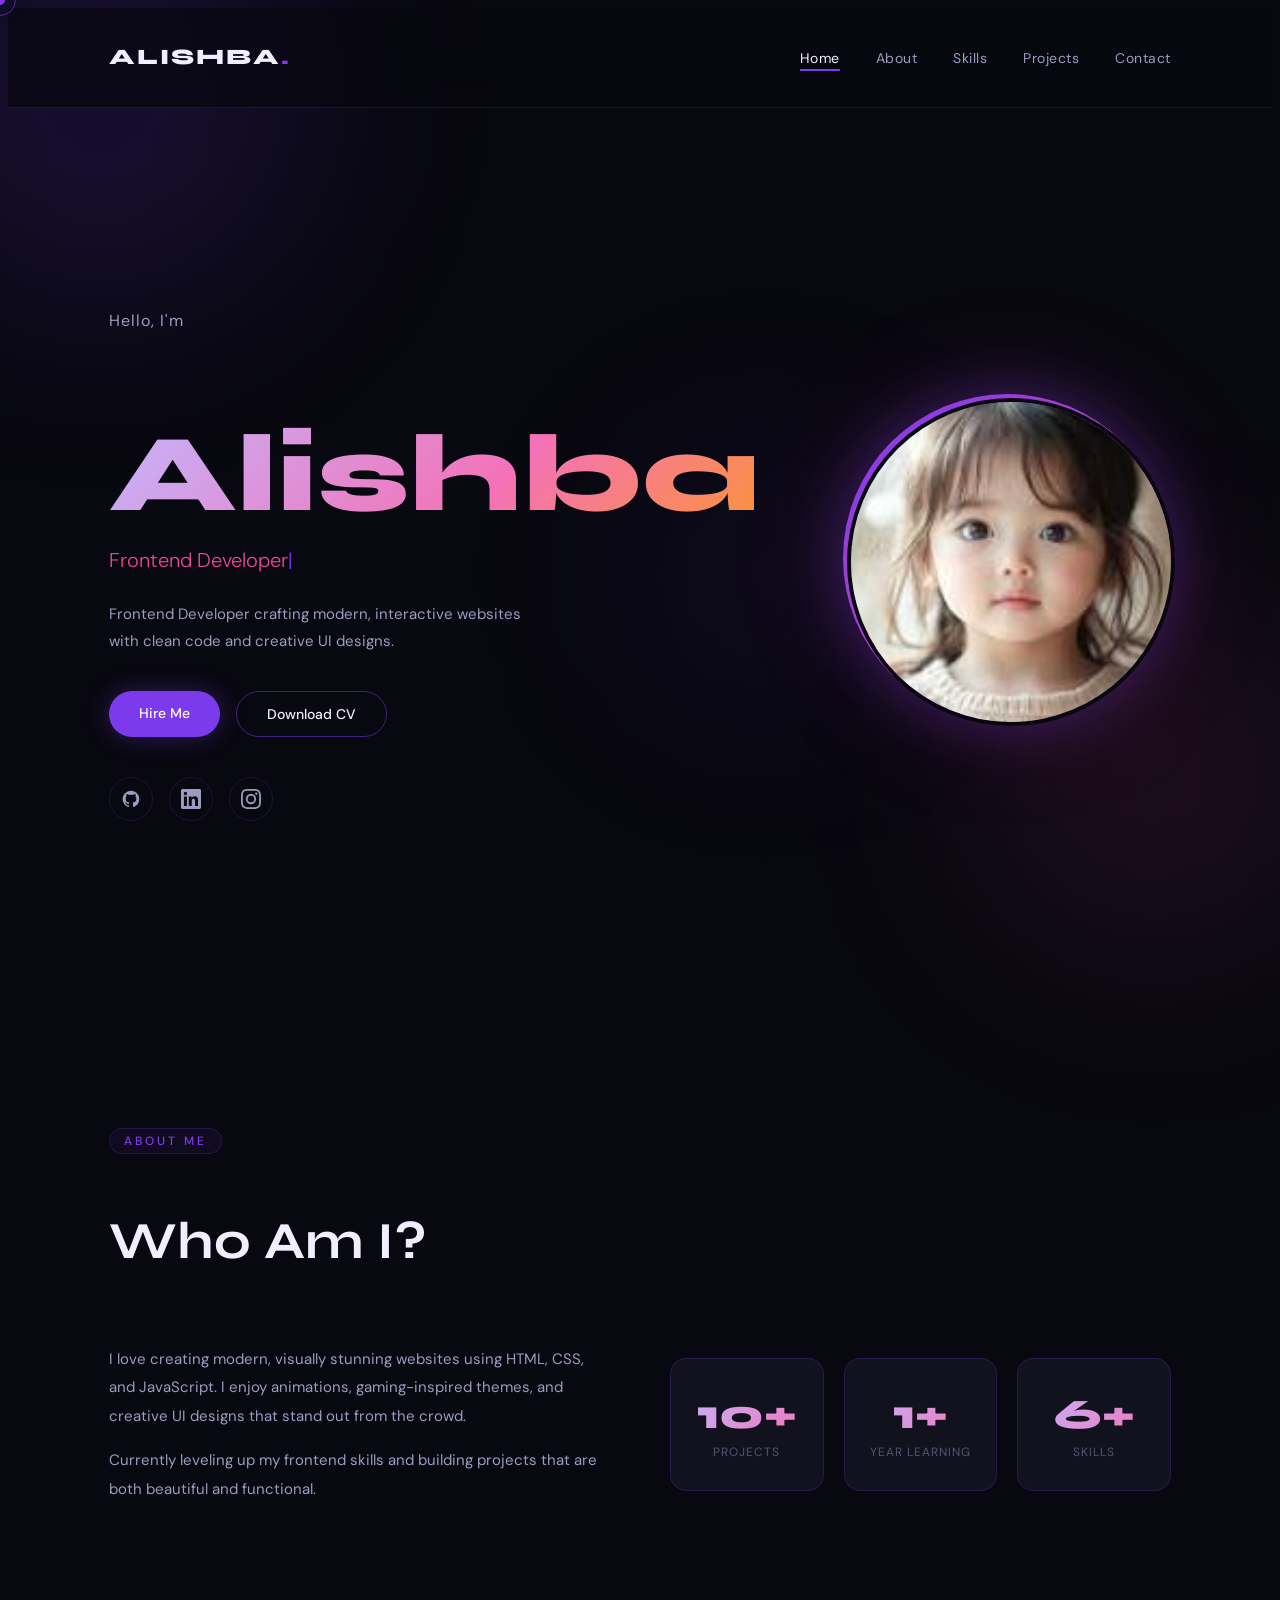
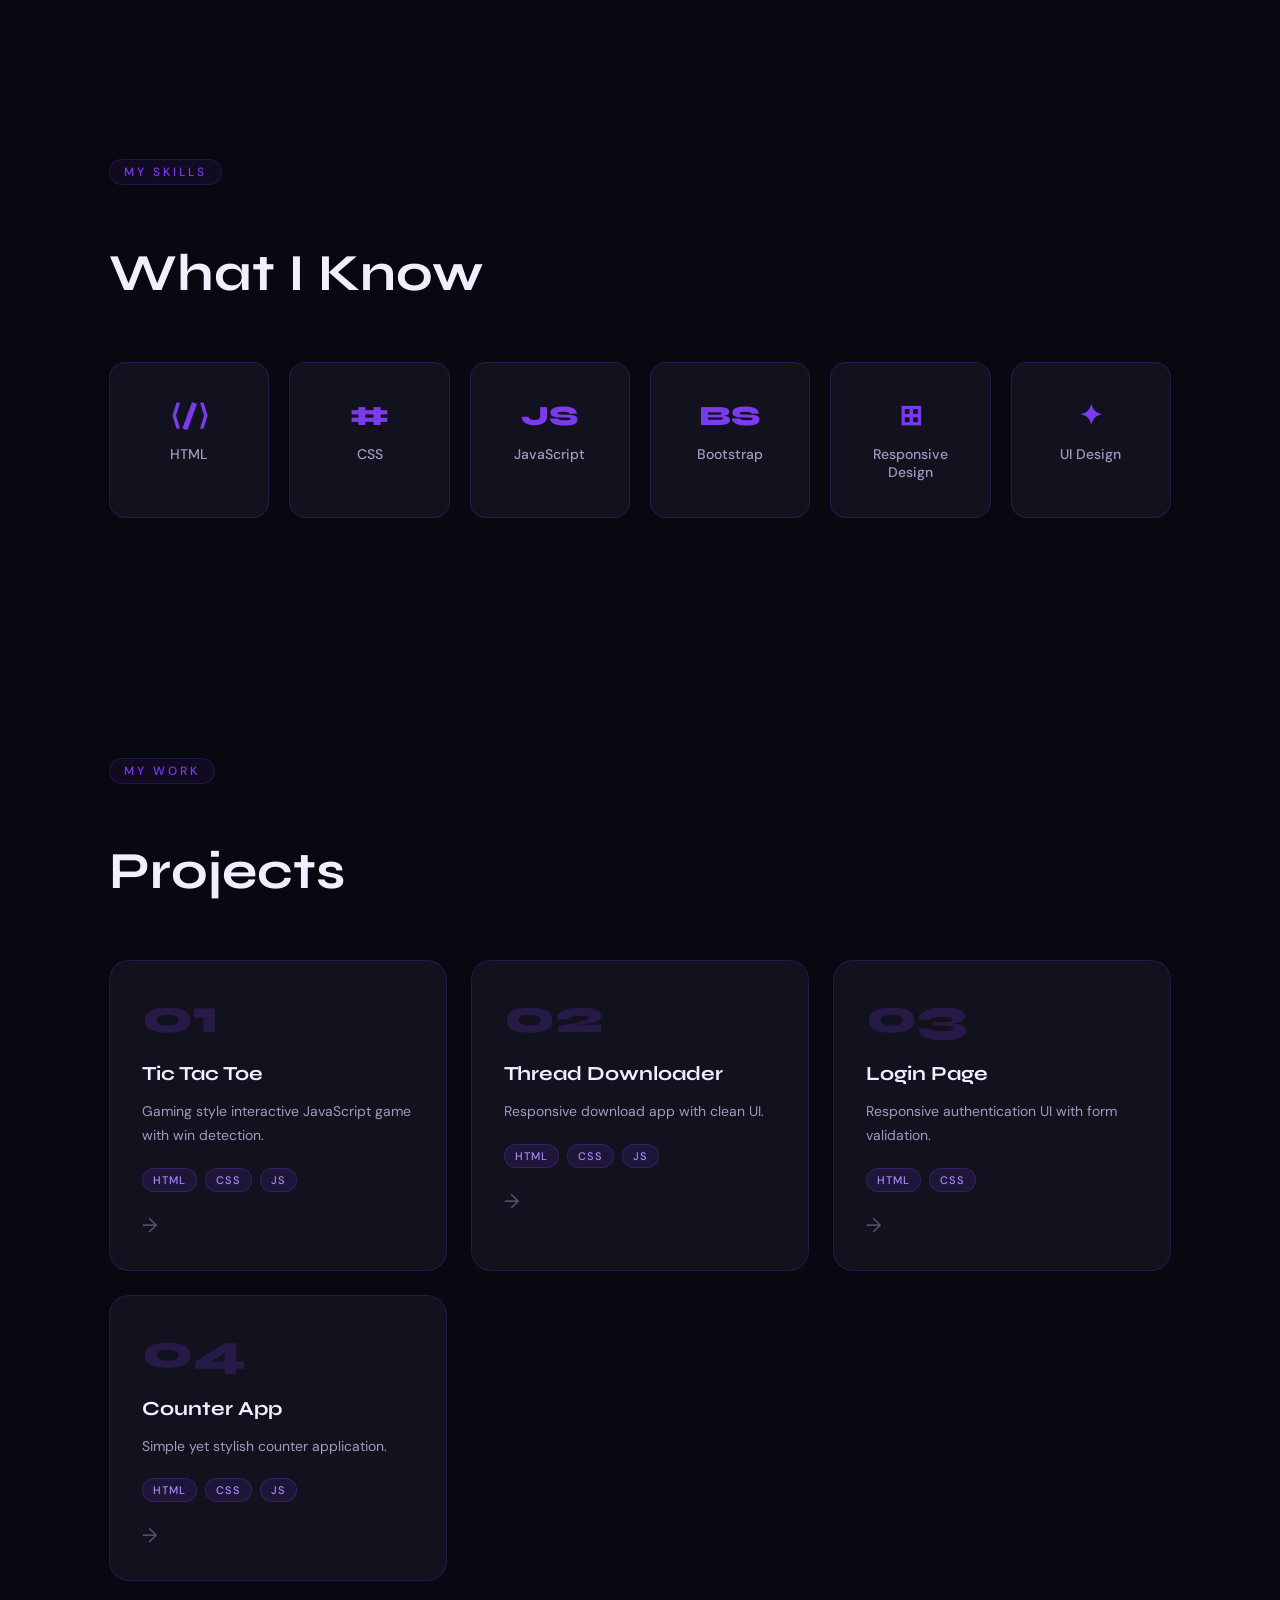
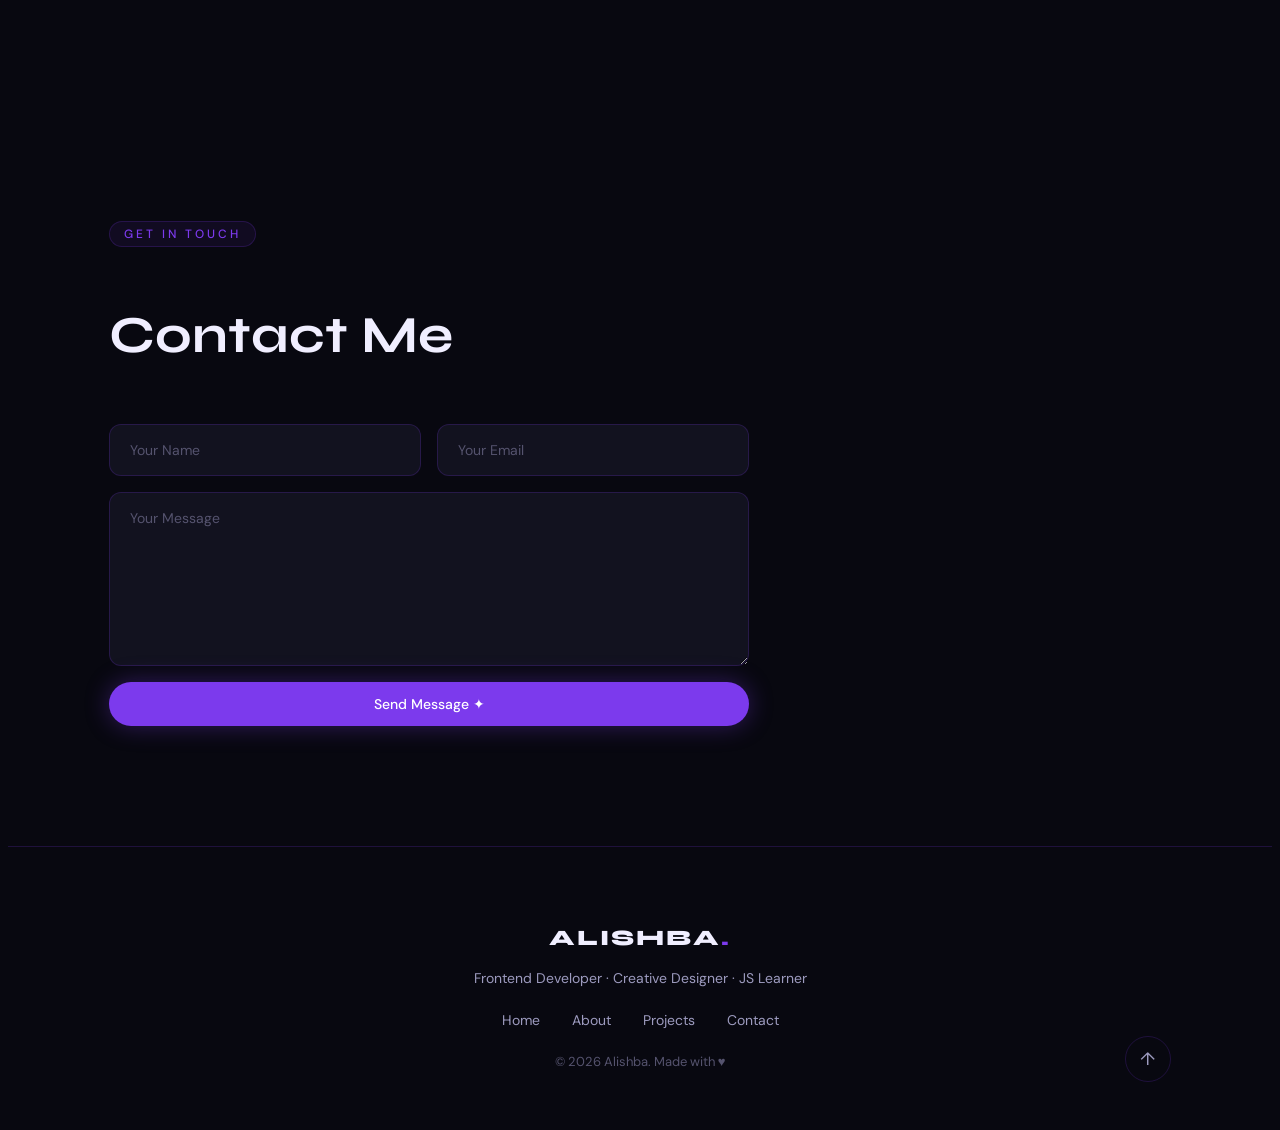
<file: index.html>
<!-- <!DOCTYPE html>
<html lang="en">
<head>
    <meta charset="UTF-8">
    <meta name="viewport" content="width=device-width, initial-scale=1.0">

    <title>My Portfolio</title>

    <link rel="stylesheet" href="style.css">
</head>
<body>
    <body> -->


    <!-- CURSOR BALL -->

    <!-- <div class="cursor"></div>

     <div class="shape shape1"></div>

    <div class="shape shape2"></div>

    <div class="shape shape3"></div> -->



    <!-- NAVBAR -->

    <!-- <nav>

        <h1 class="logo">ALISHBA</h1>

        <ul>
            <li><a href="#home">Home</a></li>
            <li><a href="#about">About</a></li>
            <li><a href="#skills">Skills</a></li>
            <li><a href="#projects">Projects</a></li>
            <li><a href="#contact">Contact</a></li>
        </ul>
</nav> -->


    <!-- HERO SECTION -->

    <!-- <section class="hero" id="home">

        <div class="hero-text">

            <h2>Hello, I'm</h2>

            <h1 >Alishba</h1>

            <h3><span id="typing"></span></h3>

            <p>
                Frontend Developer creating modern and interactive websites.
            </p>

            <button>Hire Me</button>

            </div>


        <div class="hero-image">

            <img src="image/portfolio img.jfif" alt="profile">

        </div> -->

    <!-- </section> -->


    <!-- ABOUT -->
<!-- 
    <section class="about hidden" id="about">

        <h1>About Me</h1>

        <p>
            I love creating modern websites using HTML CSS and JavaScript.
            I enjoy animations, gaming themes and creative UI designs.
        </p>

         </section> -->


    <!-- SKILLS -->

    <!-- <section class="skills hidden" id="skills">

        <h1>My Skills</h1>

        <div class="skill-boxes">

            <div class="card">HTML</div>
            <div class="card">CSS</div>
            <div class="card">JavaScript</div>
            <div class="card">Bootstrap</div>
            <div class="card">Responsive Design</div>
            <div class="card">UI Design</div>

        </div>

        </section> -->


    <!-- PROJECTS -->

    <!-- <section class="projects hidden" id="projects">

        <h1>Projects</h1>

        <div class="project-container">

            <div href="game.html" class="project-card">
                <h2>Tic Tac Toe</h2>
                <p>Gaming style JavaScript game.</p>
            </div>

            <div href="thread.html" class="project-card">
                <h2>Thread Downloader</h2>
                <p>Responsive Download app.</p>
            </div>

            <div href="login.html"  class="project-card">
                <h2>Login Pge</h2>
                <p>Responsive authentication UI.</p>
            </div>

             <div href="counter.html"   class="project-card">
                <h2>Counter</h2>
                <p>Simple counter app.</p>
            </div>

        </div> -->

    <!-- </section> -->


    <!-- CONTACT -->

    <!-- <section class="contact" id="contact">

        <h1>Contact Me</h1>

        <input type="text" placeholder="Your Name">

        <input type="email" placeholder="Your Email">

        <textarea placeholder="Your Message"></textarea>
       
    <button>Send Message</button>

    </section>


    <script src="script.js"></script>

   
</body>
</html> -->




<!DOCTYPE html>
<html lang="en">
<head>
    <meta charset="UTF-8">
    <meta name="viewport" content="width=device-width, initial-scale=1.0">
    <title>Alishba | Frontend Developer</title>
    <link rel="preconnect" href="https://fonts.googleapis.com">
    <link href="https://fonts.googleapis.com/css2?family=Syne:wght@400;600;700;800&family=DM+Sans:ital,wght@0,300;0,400;0,500;1,300&display=swap" rel="stylesheet">
    <link rel="stylesheet" href="style.css">
</head>
<body>
 
    <!-- CUSTOM CURSOR -->
    <div class="cursor"></div>
    <div class="cursor-follower"></div>
 
    <!-- BG SHAPES -->
    <div class="shape shape1"></div>
    <div class="shape shape2"></div>
    <div class="shape shape3"></div>
 
    <!-- NAVBAR -->
    <nav id="navbar">
        <h1 class="logo">ALISHBA<span class="logo-dot">.</span></h1>
        <button class="hamburger" id="hamburger" aria-label="Toggle menu">
            <span></span><span></span><span></span>
        </button>
        <ul id="nav-links">
            <li><a href="#home" class="nav-link active">Home</a></li>
            <li><a href="#about" class="nav-link">About</a></li>
            <li><a href="#skills" class="nav-link">Skills</a></li>
            <li><a href="#projects" class="nav-link">Projects</a></li>
            <li><a href="#contact" class="nav-link">Contact</a></li>
        </ul>
    </nav>
 
    <!-- HERO -->
    <section class="hero" id="home">
        <div class="hero-text">
            <p class="hero-greeting">Hello, I'm</p>
            <h1 class="hero-name">Alishba</h1>
            <h3 class="hero-role"><span id="typing"></span><span class="cursor-blink">|</span></h3>
            <p class="hero-desc">Frontend Developer crafting modern, interactive websites with clean code and creative UI designs.</p>
            <div class="hero-buttons">
                <a href="#contact" class="btn btn-primary">Hire Me</a>
                <a href="resume.pdf" download class="btn btn-outline">Download CV</a>
            </div>
            <div class="social-links">
                <a href="https://github.com" target="_blank" aria-label="GitHub">
                    <svg width="20" height="20" viewBox="0 0 24 24" fill="currentColor"><path d="M12 2C6.477 2 2 6.477 2 12c0 4.42 2.865 8.166 6.839 9.489.5.092.682-.217.682-.482 0-.237-.008-.866-.013-1.7-2.782.604-3.369-1.34-3.369-1.34-.454-1.156-1.11-1.463-1.11-1.463-.908-.62.069-.608.069-.608 1.003.07 1.531 1.03 1.531 1.03.892 1.529 2.341 1.087 2.91.832.092-.647.35-1.088.636-1.338-2.22-.253-4.555-1.11-4.555-4.943 0-1.091.39-1.984 1.029-2.683-.103-.253-.446-1.27.098-2.647 0 0 .84-.268 2.75 1.026A9.578 9.578 0 0112 6.836c.85.004 1.705.114 2.504.337 1.909-1.294 2.747-1.026 2.747-1.026.546 1.377.202 2.394.1 2.647.64.699 1.028 1.592 1.028 2.683 0 3.842-2.339 4.687-4.566 4.935.359.309.678.919.678 1.852 0 1.336-.012 2.415-.012 2.741 0 .267.18.578.688.48C19.137 20.163 22 16.418 22 12c0-5.523-4.477-10-10-10z"/></svg>
                </a>
                <a href="https://linkedin.com" target="_blank" aria-label="LinkedIn">
                    <svg width="20" height="20" viewBox="0 0 24 24" fill="currentColor"><path d="M20.447 20.452h-3.554v-5.569c0-1.328-.027-3.037-1.852-3.037-1.853 0-2.136 1.445-2.136 2.939v5.667H9.351V9h3.414v1.561h.046c.477-.9 1.637-1.85 3.37-1.85 3.601 0 4.267 2.37 4.267 5.455v6.286zM5.337 7.433a2.062 2.062 0 01-2.063-2.065 2.064 2.064 0 112.063 2.065zm1.782 13.019H3.555V9h3.564v11.452zM22.225 0H1.771C.792 0 0 .774 0 1.729v20.542C0 23.227.792 24 1.771 24h20.451C23.2 24 24 23.227 24 22.271V1.729C24 .774 23.2 0 22.222 0h.003z"/></svg>
                </a>
                <a href="https://instagram.com" target="_blank" aria-label="Instagram">
                    <svg width="20" height="20" viewBox="0 0 24 24" fill="currentColor"><path d="M12 2.163c3.204 0 3.584.012 4.85.07 3.252.148 4.771 1.691 4.919 4.919.058 1.265.069 1.645.069 4.849 0 3.205-.012 3.584-.069 4.849-.149 3.225-1.664 4.771-4.919 4.919-1.266.058-1.644.07-4.85.07-3.204 0-3.584-.012-4.849-.07-3.26-.149-4.771-1.699-4.919-4.92-.058-1.265-.07-1.644-.07-4.849 0-3.204.013-3.583.07-4.849.149-3.227 1.664-4.771 4.919-4.919 1.266-.057 1.645-.069 4.849-.069zM12 0C8.741 0 8.333.014 7.053.072 2.695.272.273 2.69.073 7.052.014 8.333 0 8.741 0 12c0 3.259.014 3.668.072 4.948.2 4.358 2.618 6.78 6.98 6.98C8.333 23.986 8.741 24 12 24c3.259 0 3.668-.014 4.948-.072 4.354-.2 6.782-2.618 6.979-6.98.059-1.28.073-1.689.073-4.948 0-3.259-.014-3.667-.072-4.947-.196-4.354-2.617-6.78-6.979-6.98C15.668.014 15.259 0 12 0zm0 5.838a6.162 6.162 0 100 12.324 6.162 6.162 0 000-12.324zM12 16a4 4 0 110-8 4 4 0 010 8zm6.406-11.845a1.44 1.44 0 100 2.881 1.44 1.44 0 000-2.881z"/></svg>
                </a>
            </div>
        </div>
        <div class="hero-image">
            <div class="img-glow-ring">
                <img src="image/portfolio img.jfif" alt="Alishba - Frontend Developer">
            </div>
        </div>
    </section>
 
    <!-- ABOUT -->
    <section class="about hidden" id="about">
        <div class="section-tag">About Me</div>
        <h2 class="section-title">Who Am I?</h2>
        <div class="about-grid">
            <div class="about-text">
                <p>I love creating modern, visually stunning websites using HTML, CSS, and JavaScript. I enjoy animations, gaming-inspired themes, and creative UI designs that stand out from the crowd.</p>
                <p>Currently leveling up my frontend skills and building projects that are both beautiful and functional.</p>
            </div>
            <div class="about-stats">
                <div class="stat-card">
                    <span class="stat-num">10+</span>
                    <span class="stat-label">Projects</span>
                </div>
                <div class="stat-card">
                    <span class="stat-num">1+</span>
                    <span class="stat-label">Year Learning</span>
                </div>
                <div class="stat-card">
                    <span class="stat-num">6+</span>
                    <span class="stat-label">Skills</span>
                </div>
            </div>
        </div>
    </section>
 
    <!-- SKILLS -->
    <section class="skills hidden" id="skills">
        <div class="section-tag">My Skills</div>
        <h2 class="section-title">What I Know</h2>
        <div class="skill-grid">
            <div class="skill-card">
                <div class="skill-icon">⟨/⟩</div>
                <div class="skill-name">HTML</div>
            </div>
            <div class="skill-card">
                <div class="skill-icon">#</div>
                <div class="skill-name">CSS</div>
            </div>
            <div class="skill-card">
                <div class="skill-icon">JS</div>
                <div class="skill-name">JavaScript</div>
            </div>
            <div class="skill-card">
                <div class="skill-icon">BS</div>
                <div class="skill-name">Bootstrap</div>
            </div>
            <div class="skill-card">
                <div class="skill-icon">⊞</div>
                <div class="skill-name">Responsive Design</div>
            </div>
            <div class="skill-card">
                <div class="skill-icon">✦</div>
                <div class="skill-name">UI Design</div>
            </div>
        </div>
    </section>
 
    <!-- PROJECTS -->
    <section class="projects hidden" id="projects">
        <div class="section-tag">My Work</div>
        <h2 class="section-title">Projects</h2>
        <div class="project-grid">
            <a href="game.html" target="_blank" class="project-card">
                <div class="project-number">01</div>
                <h3>Tic Tac Toe</h3>
                <p>Gaming style interactive JavaScript game with win detection.</p>
                <div class="project-tags">
                    <span>HTML</span><span>CSS</span><span>JS</span>
                </div>
                <div class="project-arrow">→</div>
            </a>
            <a href="thread.html" target="_blank" class="project-card">
                <div class="project-number">02</div>
                <h3>Thread Downloader</h3>
                <p>Responsive download app with clean UI.</p>
                <div class="project-tags">
                    <span>HTML</span><span>CSS</span><span>JS</span>
                </div>
                <div class="project-arrow">→</div>
            </a>
            <a href="login.html" target="_blank" class="project-card">
                <div class="project-number">03</div>
                <h3>Login Page</h3>
                <p>Responsive authentication UI with form validation.</p>
                <div class="project-tags">
                    <span>HTML</span><span>CSS</span>
                </div>
                <div class="project-arrow">→</div>
            </a>
            <a href="counter.html"target="_blank" class="project-card">
                <div class="project-number">04</div>
                <h3>Counter App</h3>
                <p>Simple yet stylish counter application.</p>
                <div class="project-tags">
                    <span>HTML</span><span>CSS</span><span>JS</span>
                </div>
                <div class="project-arrow">→</div>
            </a>
        </div>
    </section>
 
    <!-- CONTACT -->
    <section class="contact hidden" id="contact">
        <div class="section-tag">Get In Touch</div>
        <h2 class="section-title">Contact Me</h2>
        <form class="contact-form" action="https://formsubmit.co/YOUR_EMAIL@gmail.com" method="POST">
            <input type="hidden" name="_captcha" value="false">
            <div class="form-row">
                <input type="text" name="name" placeholder="Your Name" required>
                <input type="email" name="email" placeholder="Your Email" required>
            </div>
            <textarea name="message" placeholder="Your Message" rows="5" required></textarea>
            <button type="submit" class="btn btn-primary">Send Message ✦</button>
        </form>
    </section>
 
    <!-- FOOTER -->
    <footer>
        <div class="footer-content">
            <h2 class="logo">ALISHBA<span class="logo-dot">.</span></h2>
            <p>Frontend Developer · Creative Designer · JS Learner</p>
            <div class="footer-links">
                <a href="#home">Home</a>
                <a href="#about">About</a>
                <a href="#projects">Projects</a>
                <a href="#contact">Contact</a>
            </div>
            <p class="copyright">© 2026 Alishba. Made with ♥</p>
        </div>
        <a href="#home" class="back-to-top" aria-label="Back to top">↑</a>
    </footer>
 
    <script src="script.js"></script>
</body>
</html>
</file>
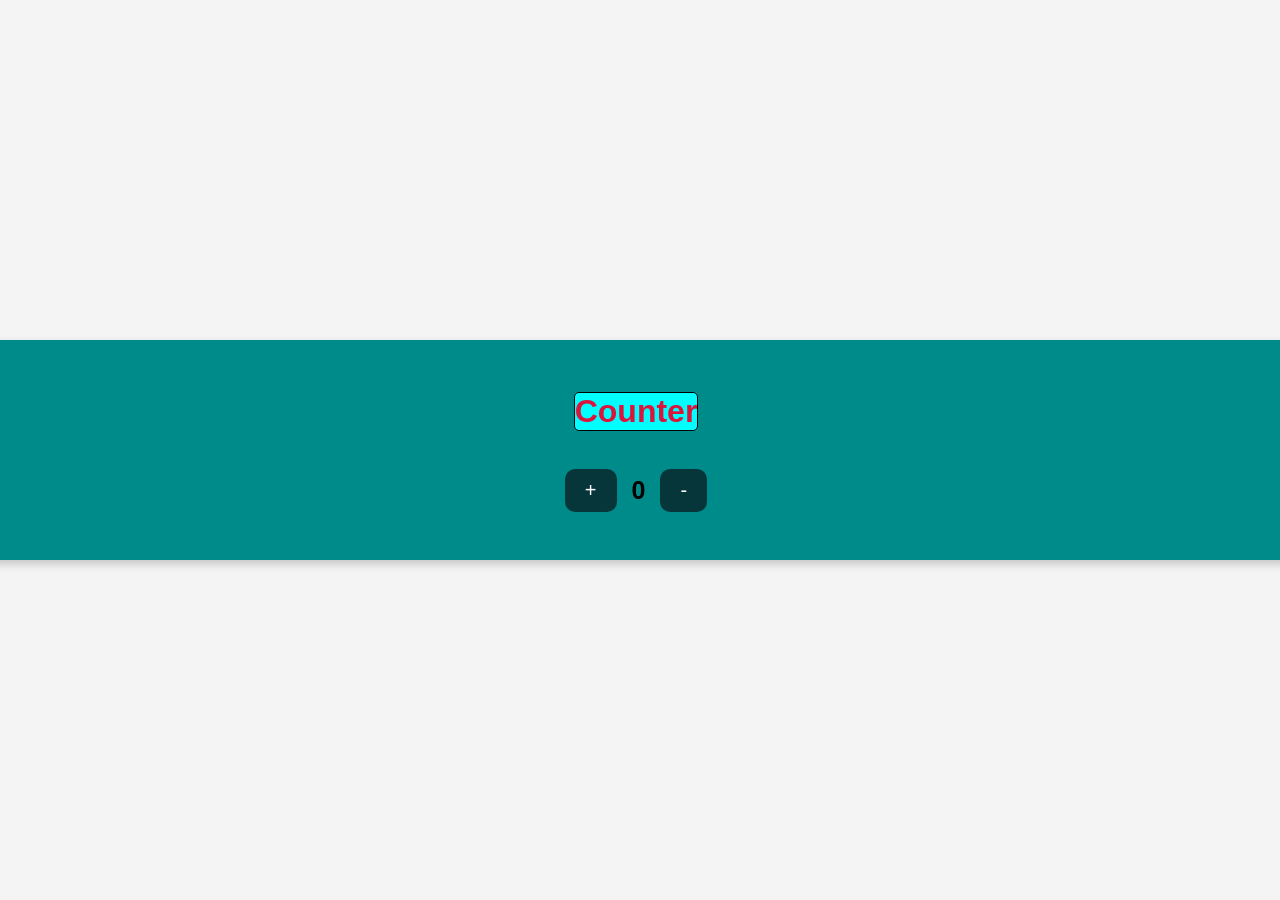
<file: counter.html>
<!DOCTYPE html>
<html lang="en">
<head>
    <meta charset="UTF-8">
    <meta name="viewport" content="width=device-width, initial-scale=1.0">
    <title>Counter</title>
    <!-- <link rel="stylesheet" href="style.css"> -->
     <style>
        body{
    margin: 0;
    padding: 0;
    display: flex;
    justify-content: center;
    align-items: center;
    height: 100vh;
    background: #f4f4f4;
    font-family: arial,sans-serif;
}
.container{
    text-align: center;
    background: darkcyan;
    padding: 30px;
    border-radius: 15px;
    box-shadow: 0 4px 10px rgba(0, 0,0,0.2);
}
h1{
    color: #333;
    margin-bottom: 20px;
    margin-left: 1220px;
}
.buttons{
    display: flex;
    gap: 15px;
    justify-content: center;
    align-items: center;
}
button{
    padding: 10px 20px;
    border: none;
    border-radius: 10px;
    background: #06353a;
    color: white;
    font-size: 20px;
    cursor: pointer;
    transition: 0.3s;
}
button:hover{
    background: #009fb3;
}
#count{
    font-size: 25px;
    font-weight: bold;
}

     </style>
</head>
<body>
    <div class="container">
    <h1 style="color: crimson;background-color: aqua;margin-right: 1220px;border:1px solid black;border-radius: 5px;">Counter</h1>
    <div class="buttons">
    <button id="increasebtn">+</button>
       <p id="count">0</p>
       <button id="decreasebtn">-</button>
       </div>
     </div>
    
    <script>
        





{
let count=0;
let counttext=document.getElementById("count");
let increament=document.getElementById("increasebtn");
let decreament=document.getElementById("decreasebtn");
increament.addEventListener("click",function(){
    count++;
    counttext.textContent=count;
});
decreament.addEventListener("click",function(){
    count--;
    counttext.textContent=count;
});
}

    </script>
</body>
</html>v
</file>
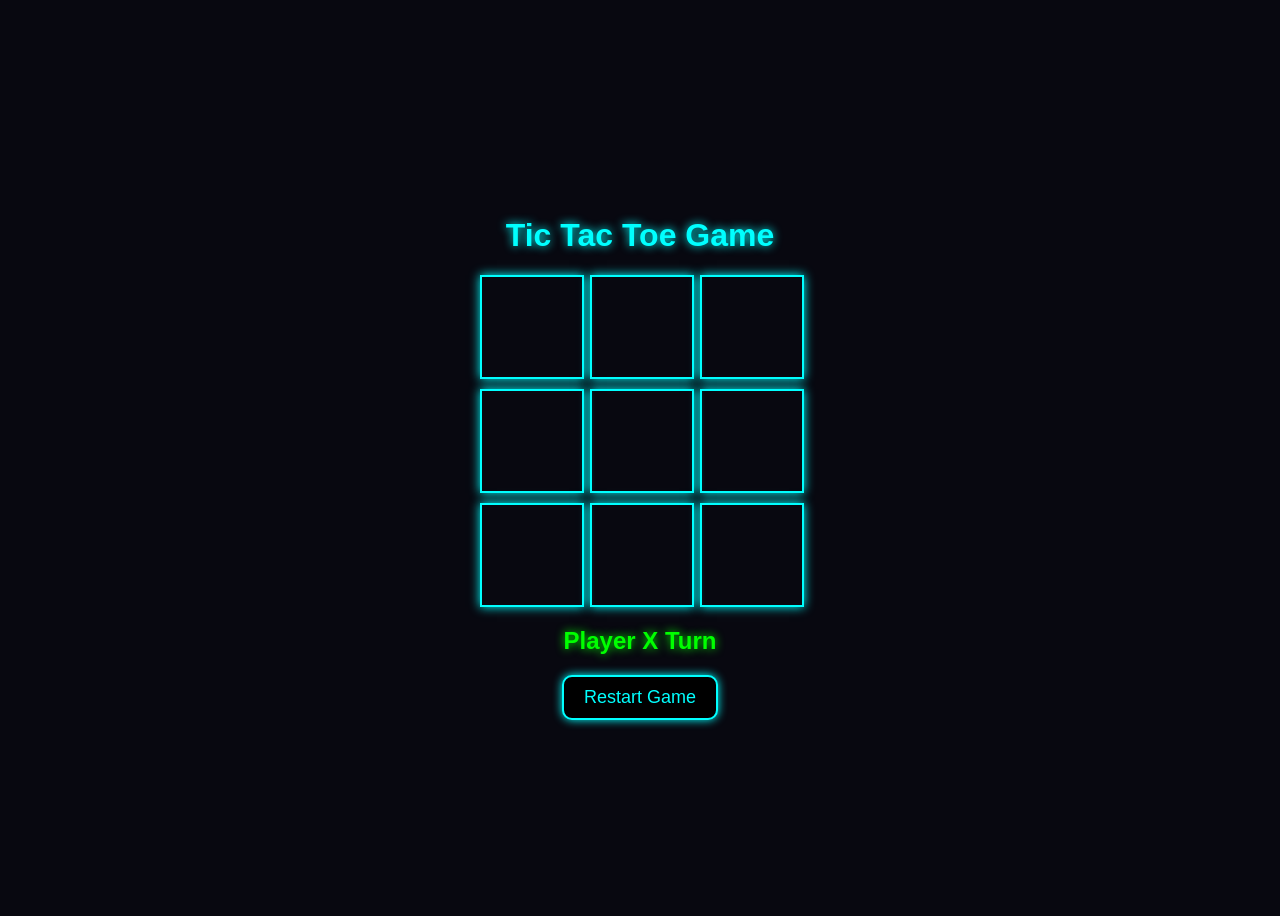
<file: game.html>
<!DOCTYPE html>
<html lang="en">
<head>
    <meta charset="UTF-8">
    <meta name="viewport" content="width=device-width, initial-scale=1.0">
    <title>GAME</title>
    <!-- <link rel="stylesheet" href="style.css"> -->
    <style>
        /* body{
    display:flex;
    justify-content:center;
    align-items:center;
    height:100vh;
    background-color: lightblue;
    font-family: Poppins;
    
}

.board{
    display:grid;
    grid-template-columns:repeat(3,100px);
}

.cell{
    width:100px;
    height:100px;
    border:2px solid black;
    border-radius: 10px;

    display:flex;
    justify-content:center;
    align-items:center;
    box-shadow: 0 0 10px gray;

    font-size:40px;
    cursor:pointer;
    background-color: white;
    color: darkred;
    transition: 0.3s;

    backdrop-filter: blur(10px);
}
.clr{
    color: crimson;
}
h1{
    color: darkblue;
    margin: 10px;

}
#status{
    color: rgb(177, 0, 94);
}
.cell:hover{
    background-color: darksalmon;
    transform: scale(1.1);
}
#button{
    background-color: darkblue;
    color: white;
    padding: 10px 20px;
    border: none;
    border-radius: 10pc;
}
#button:hover{
    background-color: lightcoral;
} */


body{
    background-color: black;

    display:flex;
    justify-content:center;
    align-items:center;

    height:100vh;

    font-family: Arial;
}


.container{
    text-align:center;
}


h1{
    color: cyan;

    text-shadow: 0px 0px 10px cyan;
}


#status{
    color: lime;

    text-shadow: 0px 0px 10px lime;
}


.board{
    display:grid;

    grid-template-columns: repeat(3,100px);

    gap:10px;

    justify-content:center;

    margin:20px 0;
}


.cell{

    width:100px;
    height:100px;

    border:2px solid cyan;

    display:flex;
    justify-content:center;
    align-items:center;

    font-size:40px;
    color:white;

    cursor:pointer;

    box-shadow: 0px 0px 10px cyan;

    transition:0.3s;

}


.cell:hover{

    background-color: cyan;

    color:black;

    transform:scale(1.1);

    box-shadow: 0px 0px 20px cyan;

}


#button{

    background-color:black;

    color:cyan;

    border:2px solid cyan;

    padding:10px 20px;

    font-size:18px;

    cursor:pointer;

    border-radius:10px;

    transition:0.3s;

    box-shadow:0px 0px 10px cyan;

}


#button:hover{

    background-color:cyan;

    color:black;

    transform:scale(1.1);

    box-shadow:0px 0px 20px cyan;

}
    </style>
</head>
<body>
   <!DOCTYPE html>
<html lang="en">

<head>
    <title id="clr">Tic Tac Toe</title>
    <link rel="preconnect" href="https://fonts.googleapis.com">
<link href="https://fonts.googleapis.com/css2?family=Poppins&display=swap" rel="stylesheet">
    <link rel="stylesheet" href="style.css">
</head>

<body>

    <div class="container">

        <h1>Tic Tac Toe Game</h1>

        <div class="board">

            <div class="cell"></div>
            <div class="cell"></div>
            <div class="cell"></div>

            <div class="cell"></div>
            <div class="cell"></div>
            <div class="cell"></div>

            <div class="cell"></div>
            <div class="cell"></div>
            <div class="cell"></div>

        </div>

        <h2 id="status">Player X Turn</h2>

        <button id="button">Restart Game</button>

    </div>
    <script>
        
        // new code

let cells = document.querySelectorAll(".cell")

let statusText = document.querySelector("#status")

let restartBtn = document.querySelector("#button")

let currentPlayer = "X"

let gameRunning = true


let winPatterns = [

    [0,1,2],
    [3,4,5],
    [6,7,8],

    [0,3,6],
    [1,4,7],
    [2,5,8],

    [0,4,8],
    [2,4,6]

]



cells.forEach(function(cell){

    cell.addEventListener("click", cellClicked)

})



function cellClicked(){


    if(this.textContent != "" || !gameRunning){

        return

    }


    this.textContent = currentPlayer



    if(currentPlayer == "X"){

        this.style.color="light"

    }

    else{

        this.style.color = "hotpink"

    }



    checkWinner()

}



function checkWinner(){

    let roundWon = false



    for(let i = 0; i < winPatterns.length; i++){


        let pattern = winPatterns[i]


        let cell1 = cells[pattern[0]].textContent
        let cell2 = cells[pattern[1]].textContent
        let cell3 = cells[pattern[2]].textContent



        if(cell1 == "" || cell2 == "" || cell3 == ""){

            continue

        }



        if(cell1 == cell2 && cell2 == cell3){


            cells[pattern[0]].style.backgroundColor = "lime"

            cells[pattern[1]].style.backgroundColor = "lime"

            cells[pattern[2]].style.backgroundColor = "lime"


            roundWon = true

            break

        }

    }



    if(roundWon){

        statusText.textContent = `Player ${currentPlayer} Wins`

        statusText.style.color = "lime"

        gameRunning = false

        return

    }



    let filled = true



    cells.forEach(function(cell){

        if(cell.textContent == ""){

            filled = false

        }

    })



    if(filled){

        statusText.textContent = "Match Draw"

        statusText.style.color = "orange"

        gameRunning = false

        return

    }



    changePlayer()

}



function changePlayer(){


    if(currentPlayer == "X"){

        currentPlayer = "O"

    }

    else{

        currentPlayer = "X"

    }



    statusText.textContent = `Player ${currentPlayer} Turn`

}



button.addEventListener("click", restartGame)



function restartGame(){


    cells.forEach(function(cell){


        cell.textContent = ""

        cell.style.backgroundColor = ""

    })



    currentPlayer = "X"

    gameRunning = true


    statusText.textContent = "Player X Turn"

    statusText.style.color = "white"

}
    </script>
</body>
</html>
</file>
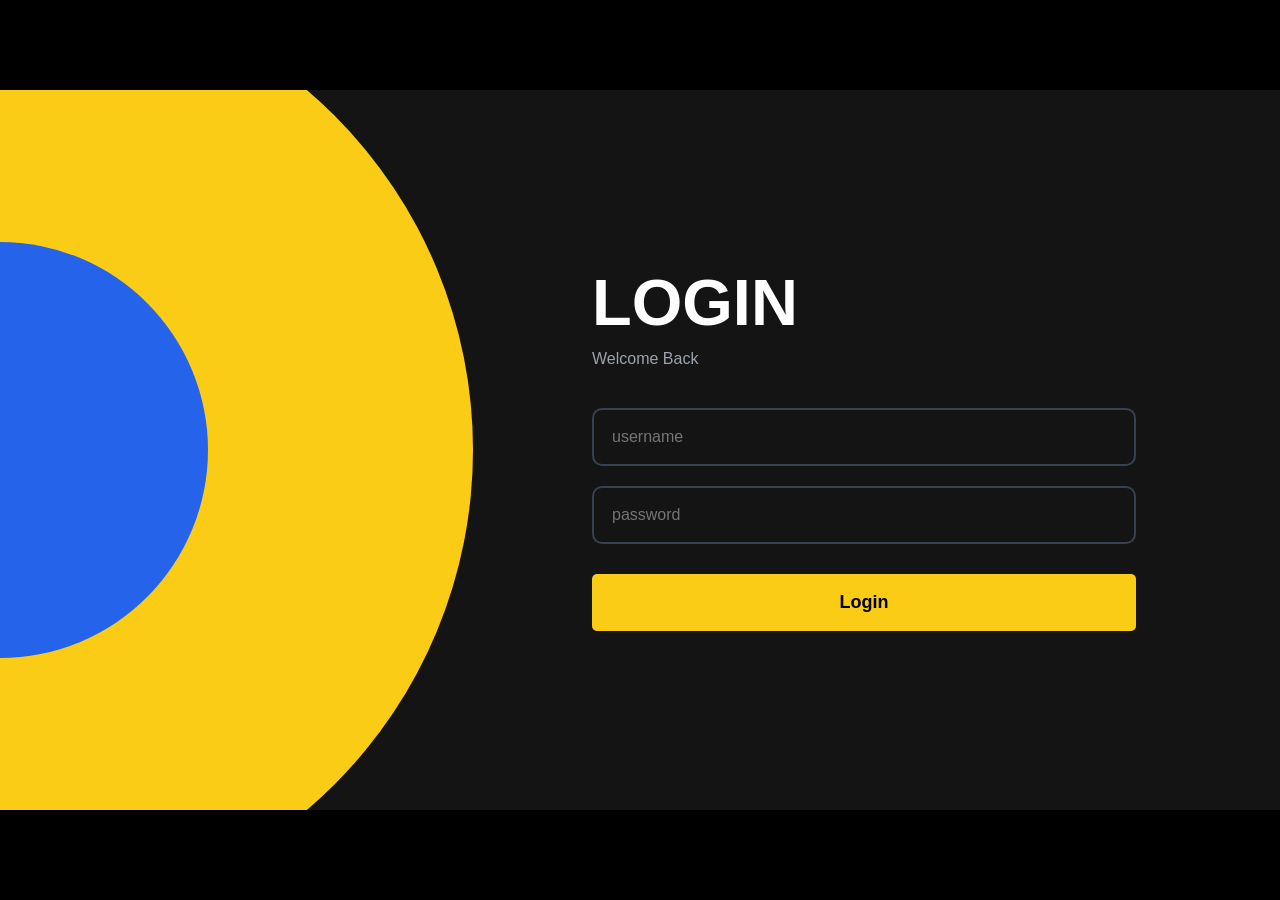
<file: login.html>
<!DOCTYPE html>
<html lang="en">
<head>

  <meta charset="UTF-8">
  <meta name="viewport" content="width=device-width, initial-scale=1.0">

  <title>Threads Downloader</title>

  <!-- <link rel="stylesheet" href="style.css"> -->
   <style>
    *{
   margin:0;
   padding:0;
   box-sizing:border-box;
   font-family:Arial, Helvetica, sans-serif;
}

body{
   width:100%;
   height:100vh;

   display:flex;
   justify-content:center;
   align-items:center;

   background:black;
}

/* MAIN BIG CONTAINER */

.main-container{

   width: 1280px;
   height:720px;

   background:rgb(20, 20, 20);

   /* border-radius:25px; */

   display:flex;

   overflow:hidden;
}

/* LEFT SIDE */

.left-side{

   width:40%;

   background:rgba(20,20,20);

   position:relative;

   overflow:hidden;
}

/* RIGHT SIDE */

.right-side{

   width:55%;

   padding:80px;

   display:flex;
   flex-direction:column;
   justify-content:center;
}

.right-side h1{
    font-family: Verdana, Geneva, Tahoma, sans-serif;
    color:white;
    font-size: 65px;
    top: 106px;
    left: 566px;
    margin-bottom:15px;
    line-height: 100%;
}

.right-side p{

   color:#9ca3af;

   margin-bottom:40px;
}

input{

   width:100%;

   padding:18px;

   margin-bottom:20px;

   border:2px solid #374151;

   background:transparent;

   border-radius:10px;

   color:white;

   font-size:16px;

   outline:none;
}

button{

   padding:18px;

   border:none;

   border-radius:5px;

   background:#facc15;

   color:black;

   font-size:18px;

   cursor:pointer;

   margin-top:10px;

}

#txt{
      font-weight: bold;
}
/* BIG YELLOW HALF CIRCLE */

.yellow-circle{

   width:946px;
   height:946px;

   background:#facc15;

   border-radius:50%;

   position:absolute;

   left:-473px;

   top:-113px;
}

/* BLUE SMALL HALF CIRCLE */

.blue-circle{

   width:416.37px;
   height:416.37px;

   background:#2563eb;

   border-radius:50%;

   position:absolute;

   left:-208.19px;

   top:151.81px;
}
   </style>

  <link href="https://fonts.googleapis.com/css2?family=Poppins:wght@300;400;500;700&display=swap" rel="stylesheet">

</head>

<body>

    <div class="main-container">

        <!-- LEFT SIDE -->

        <div class="left-side">

            <div class="yellow-circle"></div>

            <div class="blue-circle"></div>

        </div>

        <!-- RIGHT SIDE -->

        <div class="right-side">

            <h1>LOGIN</h1>

            <p>
              Welcome Back
            </p>

            <input
              type="text"
              placeholder="username">

              <input type="password"
              placeholder="password">

            <button id="txt">
              Login
            </button>

        </div>

    </div>
    <script>
      document.getElementById('loginForm').addEventListener('submit', function(e) {
    e.preventDefault();
    
    // Aap yahan client ke liye login logic likh sakte hain
    alert("Login button clicked! Processing data...");
    
    // Example logic
    const username = document.querySelector('input[type="text"]').value;
    console.log("Attempting login for:", username);
});
    </script>

</body>
</html>
</file>
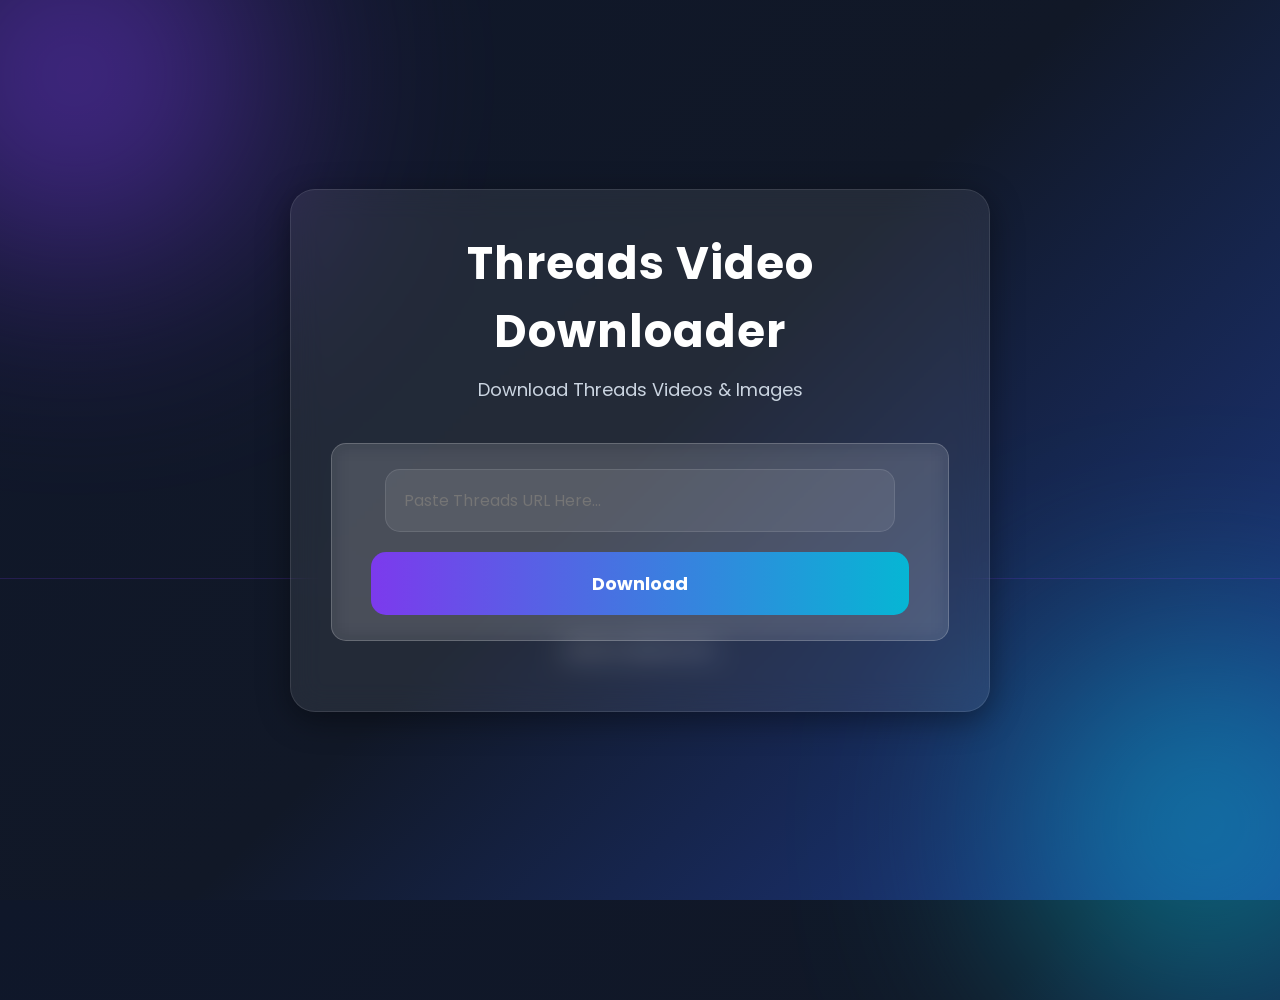
<file: threads.html>
<!DOCTYPE html>
<html lang="en">
<head>
  <meta charset="UTF-8">
  <meta name="viewport" content="width=device-width, initial-scale=1.0">

  <title>Threads Downloader</title>
<link href="https://fonts.googleapis.com/css2?family=poppins:wght@300;400;500;700&display=swap" rel="stylesheet">
  <link rel="stylesheet" href="style.css">
<style>
        *{
  margin:0;
  padding:0;
  box-sizing:border-box;
  font-family:'Poppins',sans-serif;
}

body{
    margin:0;
    padding:0;
    font-family:'Poppins',sans-serif;

    height:100vh;

    display:flex;
    justify-content:center;
    align-items:center;

    background:
    linear-gradient(
        135deg,
        #0f172a,
        #111827,
        #1e3a8a
    );

    overflow:hidden;
}

.bg1{
    position:absolute;

    width:350px;
    height:350px;

    background:#7c3aed;

    border-radius:50%;

    top:-100px;
    left:-100px;

    filter:blur(120px);

    opacity:0.6;
}

.bg2{
    position:absolute;

    width:350px;
    height:350px;

    background:#06b6d4;

    border-radius:50%;

    bottom:-100px;
    right:-100px;

    filter:blur(120px);

    opacity:0.6;
}

.container{
  width:700px;
  padding: 40px;
  border-radius: 25px;
  background: rgba(255,255,255,0.08);
  backdrop-filter: blur(15px);
  border: 1px solid rgba(255,255,255,0.1);
  box-shadow: 0 8px 32px rgba(0,0,0,0.4);
  text-align: center;
  position: relative;
  z-index: 10;
  animation: float 4s ease-in-out infinite;
}

h1{
  color: white;
  text-align:center;
  font-size:45px;
  margin-bottom:10px;
  letter-spacing: 1px;
}


p{
  color: #cbd5e1;
  margin-bottom: 35px;
  font-size: 18px;
}
.subtitle{
  text-align:center;
  margin-bottom:40px;
  color:#cbd5e1;
}

.box{
  background:rgba(255, 255,255, 0.1);
  backdrop-filter: blur(10px);
  border: 1px solid rgba(255, 255, 255, 0.2);
  padding:25px;
  border-radius:15px;
}

input{
  width:90%;
  padding:18px;
  border:none;
  background:rgba(255,255,255,0.08);
  color: white;
  outline:none;
  border-radius:15px;
  margin-bottom:20px;
  font-size:16px;
  border: 1px solid rgba(255,255,255,0.1);
}

button{

    width:95%;

    padding:18px;

    border:none;

    border-radius:15px;

    background:linear-gradient(
        to right,
        #7c3aed,
        #06b6d4
    );

    color:white;

    font-size:18px;

    font-weight:bold;

    cursor:pointer;

    transition:0.3s;
}

button:hover{
  background:#0ea5e9;
  transform: translateY(-3px);
  box-shadow: 0 10px 25px rgba(6,182,212,0.4);
}

.hidden{
  display:none;
}

#result{
  margin-top:30px;
  width: 100%;
  color: white;
  display:grid;
  gap:20px;
  grid-template-columns: repeat(auto-fit,minmax(250px,1fr));
}

article{
  background:#1e293b;
  padding:20px;
  border-radius:15px;
}
article :hover{
    transform: translateY(-5px);
}

article img{
  width:100%;
  border-radius:10px;
}

.foot{
  margin-bottom:0px;
  margin-top:35px;
  position: fixed;
  bottom: 200px;
  width: 100%;
  text-align: center;
  color:white;
  font-size: 14px;
}

/* footer a{
  display:inline-block;
  padding:12px 20px;
  background:#22c55e;
  color:white;
  text-decoration:none;
  border-radius:10px;
} */
.loader{
    width: 50px;
    height: 50px;
    border: 5px solid white;
    border-top: 5px solid cyan;
    border-radius: 50%;
    animation: spin 1s linear infinite;
}
@keyframes spin {
    100%{
        transform: rotate(360deg);
    }
    
} 
@keyframes float{
  0%{
    transform: translateY(0px);
  }
  50%{
    transform: translateY(-15px);
  }
  100%{
    transform: translateY(0px);
  }
}
.video-card{
  margin-top: 20px;
  background: rgba(255,255,255,0.05);
  padding: 20px;
  border-radius: 20px;

}
.download-btn{
  margin-top: 15px;
  width: 100%;
}
</style>
</head>
<body>
    <div class="bg1"></div>
    <div class="bg2"></div>
  <div class="container">

    <h1>Threads Video Downloader</h1>
     
    <p class="subtitle">
      Download Threads Videos & Images
    </p>

    <div class="box">

      <input
        type="text"
        id="link"
        placeholder="Paste Threads URL Here..."
      >

      <button id="submit">
        Download
      </button>

    </div>
         <div id="loader" class="loader hidden"></div>
    <div id="result" class="hidden"></div>
   

  </div>

<footer class="foot">
    Made by Alishba Sami
</footer>

  <script>
        // const submit = document.getElementById('submit');
// const link = document.getElementById('link');
// const result = document.getElementById('result');

// link.oninput = function() {
//     if (this.value === '') {
//         this.removeAttribute('aria-invalid');
//     } else if (validateInput()) {
//         this.setAttribute('aria-invalid', 'false');
//     } else {
//         this.setAttribute('aria-invalid', 'true')
//     }
// }

// function validateInput() {
//     var match = link.value.trim().match(/^https?:\/\/(www\.)?threads\.net\/t\/(.+)$/);
//     return match && match[0];
// }

// submit.onclick = async function() {
//     submit.disabled = 'disabled';
//     if (link.getAttribute('aria-invalid') !== 'false') {
//         return;
//     }
//     try {
//         result.classList.add('hidden');
//         var formattedResult = '';
//         var url = validateInput();
//         var res = await fetch('https://api.threadsdownloader.io/load?url=' + url, {method: 'GET'});
//         var json = await res.json();
//         if (json.status != 'OK') {
//             throw new Error(json.status);
//         }
//         var videoCounter = 0;
//         var imageCounter = 0;
//         json.media.forEach((each) => {
//             if (each.type == 'image') {
//                 imageCounter = imageCounter + 1;
//                 formattedResult += `<article><h3>Image #${imageCounter}</h3><img src="${each.preview_url}" crossOrigin="anonymous"><footer><a href="${each.url}" role="button" download>Download</a></footer></article>`;
//             } else if (each.type == 'video') {
//                 videoCounter = videoCounter + 1;
//                 formattedResult += `<article><h3>Video #${videoCounter}</h3><a href="${each.url}"><img src="images/play button.png" crossOrigin="anonymous"></a><footer><a href="${each.url}" role="button" download>Download</a></footer></article>`;
//             }
//         });
//         result.innerHTML = formattedResult;
//         result.classList.remove('hidden');
//     } catch (error) {
//         alert(error);
//     }
//     submit.disabled = false;
// }



const submit = document.getElementById('submit');

const link = document.getElementById('link');

const result = document.getElementById('result');

link.oninput = function(){

    if(this.value === ''){

        this.removeAttribute('aria-invalid');

    }

    else if(validateInput()){

        this.setAttribute('aria-invalid','false');

    }

    else{

        this.setAttribute('aria-invalid','true');
    }
}

/* URL VALIDATION */

function validateInput(){

    var match = link.value.trim().match(

    /^https?:\/\/(www\.)?threads\.net\/t\/(.+)$/

    );

    return match && match[0];
}

/* BUTTON CLICK */

submit.onclick = async function(){

    submit.disabled = true;

    if(link.getAttribute('aria-invalid') !== 'false'){

        alert("Enter Valid Threads URL");

        submit.disabled = false;

        return;
    }

    try{

        result.innerHTML =
        "<p>Loading...</p>";

        var formattedResult = '';

        var url = validateInput();

        var res = await fetch(

        'https://api.threadsdownloader.io/load?url=' + url

        );

        var json = await res.json();

        console.log(json);

        if(json.status != 'OK'){

            throw new Error(json.status);
        }

        var videoCounter = 0;

        json.media.forEach((each)=>{

            if(each.type == 'video'){

                videoCounter++;

                formattedResult += `

                <div class="video-card">

                    <video controls width="100%">

                        <source src="${each.url}">

                    </video>

                    <a href="${each.url}" download>

                        <button class="download-btn">

                        Download Video #${videoCounter}

                        </button>

                    </a>

                </div>

                `;
            }

        });

        result.innerHTML = formattedResult;

    }

    catch(error){

        alert("Something Went Wrong");
        console.log(error);
    }

    submit.disabled = false;
}        
</script>

</body>
</html>
</file>
<file: style.css>
/* *{
    margin:0;
    padding:0;
    box-sizing:border-box;
}


html{
    scroll-behavior:smooth;
}


body{

    background:rgb(70, 1, 70);

    font-family:Arial;

    overflow-x:hidden;

    color:#222;
}

section{

    padding-top:100px;

}


.shape{

    position:fixed;

    border-radius:50%;

    filter:blur(80px);

    z-index:-1;

    animation:move 10s infinite alternate;

}


.shape1{

    width:300px;
    height:300px;

    background:#c4b5fd;

    top:10%;
    left:5%;

} */


/* .shape2{

    width:250px;
    height:250px;

    background:#f9a8d4;

    bottom:10%;
    right:10%;

}


.shape3{

    width:200px;
    height:200px;

    background:#93c5fd;

    top:50%;
    left:50%;

}


@keyframes move{

    from{

        transform:translateY(0px);

    }

    to{

        transform:translateY(40px);

    }

} */



/* CURSOR BALL */

/* .cursor{

    width:20px;
    height:20px;

    background:#7c3aed;

    border-radius:50%;

    position:fixed;

    top:0;
    left:0;

    transform:translate(-50%,-50%);

    pointer-events:none;

    transition:0.1s;

    box-shadow:0px 10px 30px rgba(124,58,237,0.3);

    z-index:9999;
} */



/* NAVBAR */

/* nav{

    display:flex;

    justify-content:space-between;

    align-items:center;

    padding:20px 10%;

    background:rgba(255,255,255,0.5);
    backdrop-filter: blur(20px);


    position:sticky;

    top:0;

    box-shadow:0px 2px 10px rgba(0,0,0,0.1);
z-index: 1000;


}


.logo{

    color:#7c3aed;

}


nav ul{

    display:flex;

    gap:30px;

    list-style:none;

}


nav a{

    text-decoration:none;

    color:#222;

    transition:0.3s;

}


nav a:hover{

    color:#7c3aed;

} */



/* HERO SECTION */



/* .hero{ */

    /* min-height:100vh;

    display:flex;

    justify-content:space-around;

    align-items:center;

    padding:50px;

    flex-wrap:wrap; */


    /* min-height:100vh;

    display:flex;

    justify-content:space-between;

    align-items:center;

    padding:0 10%;

    gap:50px; */
    /* position: relative; */
    /* z-index: 10; */

/* } */

/* 
.hero-text h1{

    font-size:70px;

    color: #333;

    background:linear-gradient(to right,#7c3aed,#ec4899);
    -webkit-background-clip: text;
    background-clip: text;
    -webkit-text-fill-color: transparent;

      color:transparent;
       
      max-width:500px;

      position: relative;

      z-index: 100;


}


.hero-text h3{

    margin:20px 0;

    color:#ec4899;

}


.hero-text p{

    width:400px;

    line-height:30px;

} */

/* 
.hero-text button{

    margin-top:20px;

    padding:12px 30px;

    background:#7c3aed;

    color:white;

    border:none;

    border-radius:30px;

    cursor:pointer;

    transition:0.3s;


}


.hero-text button:hover{

    transform:scale(1.1);

    background:#5b21b6;

}


.hero-image img{

    width:350px;

    border-radius:20px;

    animation:float 3s infinite ease-in-out;

    object-fit:cover;

    box-shadow:0px 10px 30px rgba(0,0,0,0.2);

    border-radius: 50%;
     border: 4px solid #7c3aed;
     box-shadow: 0 0 30px rgba(124,58,237,0.5);

}


@keyframes float{

    0%{
        transform:translateY(0px);
    }

    50%{
        transform:translateY(-20px);
    }

    100%{
        transform:translateY(0px);
    }

}
 */


/* SKILLS */

/* .skills{

    padding:100px 10%;
    background: rgba(124,58,237,0.1);
    border: 1px solid rgba(124,58,237,0.3);

}


.skills h1{

    text-align:center;

    margin-bottom:50px;

}


.skill-container{

    display:grid;

    grid-template-columns:repeat(auto-fit,minmax(200px,1fr)); */

    /* gap:20px; */

/* } */


/* .card{

    background:white;

    padding:40px;

    text-align:center;

    border-radius:20px;

    transition:0.4s;

    box-shadow:0px 5px 20px rgba(0,0,0,0.1);

    min-height: 150px;

}


.card:hover{

    
    transform:

    rotateY(10deg) */

    /* rotateX(10deg)

    scale(1.05);


}
 */


/* PROJECTS */

/* .projects{

    padding:100px 10%;

}


.projects h1{

    text-align:center;

    margin-bottom:50px;

}


.project-container{

    display:grid;

    grid-template-columns:repeat(auto-fit,minmax(250px,1fr));

    gap:30px;
    

}
.project-container a{
    text-decoration: none;
    color: inherit;
    display: block;
}


.project-card{

    background:white;

    padding:30px;

    border-radius:20px;

    transition:0.3s;

    box-shadow:0px 5px 20px rgba(0,0,0,0.1);

    min-height: 180px;

}


.project-card:hover{

    transform:scale(1.05);

}



/* RESPONSIVE */

/* @media(max-width:768px){ */

    /* .hero{ */ */

        /* flex-direction:column;

        text-align:center;

    } */

    /* .hero-text p{

        width:100%;

    }

    nav{

        flex-direction:column;

        gap:20px;

    }

} */


/* .hidden{

    opacity:0;

    transform:translateY(50px);

    transition:all 1s;

}


.show{

    opacity:1;

    transform:translateY(0);

}

.contact{

    padding:100px 10%;

    display:flex;

    flex-direction:column; */

    /* gap:20px; */

/* } */


/* .contact input, */
/* .contact textarea{ */

    /* padding:15px; */

    /* border:none; */

    /* border-radius:10px; */

    /* outline:none; */

    /* background:white; */

    /* box-shadow:0px 5px 15px rgba(0,0,0,0.1); */

/* } */


/* .contact button{ */

    /* width:200px; */

    /* padding:15px; */

    /* border:none;

    background:#7c3aed;

    color:white;

    border-radius:30px;

    cursor:pointer;

    transition:0.3s;

}


.contact button:hover{

    transform:scale(1.05);

}

.about{

    padding:100px 10%;

    text-align:center;

} */



/* ===== RESET & BASE ===== */
*, *::before, *::after {
    margin: 0;
    padding: 0;
    box-sizing: border-box;
}
 
:root {
    --bg-primary: #080810;
    --bg-secondary: #0e0e1c;
    --bg-card: #12121f;
    --bg-card-hover: #1a1a2e;
    --accent: #7c3aed;
    --accent-glow: rgba(124, 58, 237, 0.35);
    --accent-pink: #ec4899;
    --text-primary: #f0eeff;
    --text-secondary: #9d9bbf;
    --text-muted: #55536e;
    --border: rgba(124, 58, 237, 0.2);
    --border-hover: rgba(124, 58, 237, 0.5);
    --font-display: 'Syne', sans-serif;
    --font-body: 'DM Sans', sans-serif;
}
 
html { scroll-behavior: smooth; }
 
body {
    background: var(--bg-primary);
    color: var(--text-primary);
    font-family: var(--font-body);
    overflow-x: hidden;
    cursor: none;
}
 
/* ===== BACKGROUND SHAPES ===== */
.shape {
    position: fixed;
    border-radius: 50%;
    filter: blur(100px);
    z-index: 0;
    pointer-events: none;
    animation: drift 12s infinite alternate ease-in-out;
}
.shape1 { width: 400px; height: 400px; background: rgba(124, 58, 237, 0.15); top: -100px; left: -100px; animation-delay: 0s; }
.shape2 { width: 350px; height: 350px; background: rgba(236, 72, 153, 0.1); bottom: -50px; right: -50px; animation-delay: -4s; }
.shape3 { width: 250px; height: 250px; background: rgba(124, 58, 237, 0.08); top: 50%; left: 50%; animation-delay: -8s; }
 
@keyframes drift {
    from { transform: translate(0, 0) scale(1); }
    to { transform: translate(30px, 40px) scale(1.1); }
}
 
/* ===== CUSTOM CURSOR ===== */
.cursor {
    width: 10px; height: 10px;
    background: var(--accent);
    border-radius: 50%;
    position: fixed;
    top: 0; left: 0;
    transform: translate(-50%, -50%);
    pointer-events: none;
    z-index: 9999;
    transition: transform 0.05s;
}
.cursor-follower {
    width: 30px; height: 30px;
    border: 1.5px solid var(--accent);
    border-radius: 50%;
    position: fixed;
    top: 0; left: 0;
    transform: translate(-50%, -50%);
    pointer-events: none;
    z-index: 9998;
    transition: all 0.15s ease;
    opacity: 0.6;
}
body:hover .cursor { transform: translate(-50%, -50%) scale(1); }
 
/* ===== NAVBAR ===== */
nav {
    display: flex;
    justify-content: space-between;
    align-items: center;
    padding: 18px 8%;
    position: sticky;
    top: 0;
    z-index: 1000;
    background: rgba(8, 8, 16, 0.7);
    backdrop-filter: blur(20px);
    border-bottom: 1px solid var(--border);
    transition: all 0.3s;
}
nav.scrolled { padding: 12px 8%; background: rgba(8, 8, 16, 0.95); }
 
.logo {
    font-family: var(--font-display);
    font-size: 22px;
    font-weight: 800;
    color: var(--text-primary);
    letter-spacing: 2px;
}
.logo-dot { color: var(--accent); }
 
nav ul {
    display: flex;
    gap: 36px;
    list-style: none;
}
.nav-link {
    text-decoration: none;
    color: var(--text-secondary);
    font-size: 14px;
    font-weight: 400;
    letter-spacing: 0.5px;
    transition: color 0.3s;
    position: relative;
}
.nav-link::after {
    content: '';
    position: absolute;
    bottom: -4px; left: 0;
    width: 0; height: 1.5px;
    background: var(--accent);
    transition: width 0.3s;
}
.nav-link:hover, .nav-link.active { color: var(--text-primary); }
.nav-link:hover::after, .nav-link.active::after { width: 100%; }
 
/* Hamburger */
.hamburger {
    display: none;
    flex-direction: column;
    gap: 5px;
    background: none;
    border: none;
    cursor: pointer;
    padding: 4px;
    z-index: 1100;
}
.hamburger span {
    display: block;
    width: 24px; height: 2px;
    background: var(--text-primary);
    border-radius: 2px;
    transition: all 0.3s;
}
.hamburger.open span:nth-child(1) { transform: translateY(7px) rotate(45deg); }
.hamburger.open span:nth-child(2) { opacity: 0; }
.hamburger.open span:nth-child(3) { transform: translateY(-7px) rotate(-45deg); }
 
/* ===== SECTION COMMON ===== */
section { padding: 120px 8%; position: relative; z-index: 1; }
 
.section-tag {
    display: inline-block;
    font-size: 12px;
    font-weight: 500;
    letter-spacing: 3px;
    text-transform: uppercase;
    color: var(--accent);
    border: 1px solid var(--border);
    padding: 4px 14px;
    border-radius: 20px;
    margin-bottom: 16px;
    background: rgba(124, 58, 237, 0.08);
}
.section-title {
    font-family: var(--font-display);
    font-size: clamp(32px, 5vw, 52px);
    font-weight: 700;
    line-height: 1.1;
    margin-bottom: 60px;
    color: var(--text-primary);
}
 
/* ===== HERO ===== */
.hero {
    min-height: 100vh;
    display: flex;
    justify-content: space-between;
    align-items: center;
    padding: 0 8%;
    gap: 60px;
}
 
.hero-greeting {
    font-size: 16px;
    color: var(--text-secondary);
    letter-spacing: 1px;
    margin-bottom: 8px;
}
.hero-name {
    font-family: var(--font-display);
    font-size: clamp(60px, 10vw, 110px);
    font-weight: 800;
    line-height: 0.95;
    background: linear-gradient(135deg, #c4b5fd 0%, #f472b6 60%, #fb923c 100%);
    -webkit-background-clip: text;
    -webkit-text-fill-color: transparent;
    background-clip: text;
    margin-bottom: 16px;
}
.hero-role {
    font-size: 20px;
    font-weight: 300;
    color: var(--accent-pink);
    margin-bottom: 24px;
    min-height: 30px;
}
.cursor-blink {
    animation: blink 0.8s infinite;
    color: var(--accent);
}
@keyframes blink { 0%, 100% { opacity: 1; } 50% { opacity: 0; } }
 
.hero-desc {
    max-width: 420px;
    line-height: 1.8;
    color: var(--text-secondary);
    font-size: 15px;
    margin-bottom: 36px;
}
 
.hero-buttons {
    display: flex;
    gap: 16px;
    flex-wrap: wrap;
    margin-bottom: 40px;
}
 
.btn {
    display: inline-block;
    padding: 13px 30px;
    border-radius: 50px;
    font-family: var(--font-body);
    font-size: 14px;
    font-weight: 500;
    text-decoration: none;
    cursor: pointer;
    transition: all 0.3s;
    border: none;
}
.btn-primary {
    background: var(--accent);
    color: white;
    box-shadow: 0 0 24px var(--accent-glow);
}
.btn-primary:hover {
    background: #6d28d9;
    transform: translateY(-2px);
    box-shadow: 0 0 40px var(--accent-glow);
}
.btn-outline {
    background: transparent;
    color: var(--text-primary);
    border: 1.5px solid var(--border-hover);
}
.btn-outline:hover {
    background: rgba(124, 58, 237, 0.1);
    border-color: var(--accent);
    transform: translateY(-2px);
}
 
.social-links {
    display: flex;
    gap: 16px;
}
.social-links a {
    width: 42px; height: 42px;
    border: 1px solid var(--border);
    border-radius: 50%;
    display: flex; align-items: center; justify-content: center;
    color: var(--text-secondary);
    text-decoration: none;
    transition: all 0.3s;
}
.social-links a:hover {
    border-color: var(--accent);
    color: var(--accent);
    background: rgba(124, 58, 237, 0.1);
    transform: translateY(-3px);
}
 
/* Hero Image */
.hero-image { flex-shrink: 0; }
.img-glow-ring {
    width: 320px; height: 320px;
    border-radius: 50%;
    padding: 4px;
    background: linear-gradient(135deg, var(--accent), var(--accent-pink));
    animation: float 4s ease-in-out infinite;
    box-shadow: 0 0 60px var(--accent-glow), 0 0 120px rgba(236, 72, 153, 0.15);
}
.img-glow-ring img {
    width: 100%; height: 100%;
    border-radius: 50%;
    object-fit: cover;
    border: 4px solid var(--bg-primary);
}
@keyframes float {
    0%, 100% { transform: translateY(0); }
    50% { transform: translateY(-18px); }
}
 
/* ===== ABOUT ===== */
.about-grid {
    display: grid;
    grid-template-columns: 1fr 1fr;
    gap: 60px;
    align-items: center;
}
.about-text p {
    color: var(--text-secondary);
    line-height: 1.9;
    font-size: 15px;
    margin-bottom: 16px;
}
.about-stats {
    display: grid;
    grid-template-columns: repeat(3, 1fr);
    gap: 20px;
}
.stat-card {
    background: var(--bg-card);
    border: 1px solid var(--border);
    border-radius: 16px;
    padding: 30px 20px;
    text-align: center;
    transition: all 0.3s;
}
.stat-card:hover {
    border-color: var(--accent);
    background: var(--bg-card-hover);
    transform: translateY(-4px);
}
.stat-num {
    display: block;
    font-family: var(--font-display);
    font-size: 42px;
    font-weight: 800;
    background: linear-gradient(135deg, #c4b5fd, #f472b6);
    -webkit-background-clip: text;
    -webkit-text-fill-color: transparent;
    background-clip: text;
}
.stat-label {
    display: block;
    font-size: 12px;
    color: var(--text-muted);
    margin-top: 4px;
    letter-spacing: 1px;
    text-transform: uppercase;
}
 
/* ===== SKILLS ===== */
.skill-grid {
    display: grid;
    grid-template-columns: repeat(auto-fit, minmax(160px, 1fr));
    gap: 20px;
}
.skill-card {
    background: var(--bg-card);
    border: 1px solid var(--border);
    border-radius: 16px;
    padding: 36px 20px;
    text-align: center;
    cursor: default;
    transition: all 0.4s;
    position: relative;
    overflow: hidden;
}
.skill-card::before {
    content: '';
    position: absolute;
    inset: 0;
    background: linear-gradient(135deg, rgba(124, 58, 237, 0.1), rgba(236, 72, 153, 0.05));
    opacity: 0;
    transition: opacity 0.3s;
}
.skill-card:hover { border-color: var(--accent); transform: translateY(-6px); box-shadow: 0 12px 40px var(--accent-glow); }
.skill-card:hover::before { opacity: 1; }
.skill-icon {
    font-size: 28px;
    font-family: var(--font-display);
    font-weight: 800;
    color: var(--accent);
    margin-bottom: 12px;
    display: block;
}
.skill-name {
    font-size: 14px;
    font-weight: 500;
    color: var(--text-secondary);
}
 
/* ===== PROJECTS ===== */
.project-grid {
    display: grid;
    grid-template-columns: repeat(auto-fit, minmax(280px, 1fr));
    gap: 24px;
}
.project-card {
    background: var(--bg-card);
    border: 1px solid var(--border);
    border-radius: 20px;
    padding: 32px;
    text-decoration: none;
    color: inherit;
    display: block;
    transition: all 0.4s;
    position: relative;
    overflow: hidden;
}
.project-card::before {
    content: '';
    position: absolute;
    top: 0; left: 0; right: 0;
    height: 2px;
    background: linear-gradient(to right, var(--accent), var(--accent-pink));
    transform: scaleX(0);
    transform-origin: left;
    transition: transform 0.4s;
}
.project-card:hover { border-color: var(--border-hover); background: var(--bg-card-hover); transform: translateY(-6px); box-shadow: 0 20px 50px rgba(0, 0, 0, 0.4); }
.project-card:hover::before { transform: scaleX(1); }
 
.project-number {
    font-family: var(--font-display);
    font-size: 48px;
    font-weight: 800;
    color: var(--border);
    line-height: 1;
    margin-bottom: 16px;
    transition: color 0.3s;
}
.project-card:hover .project-number { color: var(--accent); opacity: 0.4; }
.project-card h3 { font-family: var(--font-display); font-size: 20px; font-weight: 700; margin-bottom: 10px; }
.project-card p { font-size: 14px; color: var(--text-secondary); line-height: 1.7; margin-bottom: 20px; }
 
.project-tags { display: flex; gap: 8px; flex-wrap: wrap; margin-bottom: 20px; }
.project-tags span {
    font-size: 11px;
    font-weight: 500;
    letter-spacing: 1px;
    padding: 4px 10px;
    border-radius: 20px;
    background: rgba(124, 58, 237, 0.12);
    color: #a78bfa;
    border: 1px solid rgba(124, 58, 237, 0.25);
}
.project-arrow {
    font-size: 20px;
    color: var(--text-muted);
    transition: all 0.3s;
}
.project-card:hover .project-arrow { color: var(--accent); transform: translateX(6px); }
 
/* ===== CONTACT ===== */
.contact-form {
    max-width: 640px;
    display: flex;
    flex-direction: column;
    gap: 16px;
}
.form-row { display: grid; grid-template-columns: 1fr 1fr; gap: 16px; }
 
.contact-form input,
.contact-form textarea {
    background: var(--bg-card);
    border: 1px solid var(--border);
    border-radius: 12px;
    padding: 16px 20px;
    color: var(--text-primary);
    font-family: var(--font-body);
    font-size: 14px;
    outline: none;
    transition: border-color 0.3s, box-shadow 0.3s;
}
.contact-form input::placeholder,
.contact-form textarea::placeholder { color: var(--text-muted); }
.contact-form input:focus,
.contact-form textarea:focus { border-color: var(--accent); box-shadow: 0 0 0 3px var(--accent-glow); }
.contact-form textarea { resize: vertical; min-height: 140px; }
 
/* ===== FOOTER ===== */
footer {
    padding: 60px 8% 40px;
    border-top: 1px solid var(--border);
    position: relative;
    z-index: 1;
}
.footer-content { text-align: center; }
.footer-content p { color: var(--text-secondary); font-size: 14px; margin: 12px 0; }
.footer-links { display: flex; justify-content: center; gap: 32px; margin: 24px 0; }
.footer-links a { color: var(--text-secondary); text-decoration: none; font-size: 14px; transition: color 0.3s; }
.footer-links a:hover { color: var(--accent); }
.copyright { color: var(--text-muted) !important; font-size: 13px !important; }
 
.back-to-top {
    position: absolute;
    right: 8%; bottom: 40px;
    width: 44px; height: 44px;
    border: 1px solid var(--border);
    border-radius: 50%;
    display: flex; align-items: center; justify-content: center;
    color: var(--text-secondary);
    text-decoration: none;
    font-size: 18px;
    transition: all 0.3s;
}
.back-to-top:hover { border-color: var(--accent); color: var(--accent); transform: translateY(-4px); }
 
/* ===== SCROLL ANIMATION ===== */
.hidden { opacity: 0; transform: translateY(50px); transition: opacity 0.8s ease, transform 0.8s ease; }
.show { opacity: 1; transform: translateY(0); }
 
/* ===== RESPONSIVE ===== */
@media (max-width: 900px) {
    .about-grid { grid-template-columns: 1fr; }
    .about-stats { grid-template-columns: repeat(3, 1fr); }
    .hero { flex-direction: column; text-align: center; padding: 100px 8% 60px; }
    .hero-desc { margin: 0 auto 36px; }
    .hero-buttons, .social-links { justify-content: center; }
    .img-glow-ring { width: 240px; height: 240px; }
}
 
@media (max-width: 768px) {
    section { padding: 80px 6%; }
    .hamburger { display: flex; }
    nav ul {
        position: fixed;
        top: 0; right: -100%;
        width: 70vw; height: 100vh;
        background: var(--bg-secondary);
        border-left: 1px solid var(--border);
        flex-direction: column;
        justify-content: center;
        align-items: center;
        gap: 40px;
        transition: right 0.4s ease;
        z-index: 1050;
    }
    nav ul.open { right: 0; }
    .nav-link { font-size: 18px; }
    .form-row { grid-template-columns: 1fr; }
    .about-stats { grid-template-columns: repeat(3, 1fr); gap: 12px; }
}
 
@media (max-width: 480px) {
    .hero-name { font-size: 60px; }
    .about-stats { grid-template-columns: 1fr; }
    .stat-card { padding: 20px; }
}
</file>
